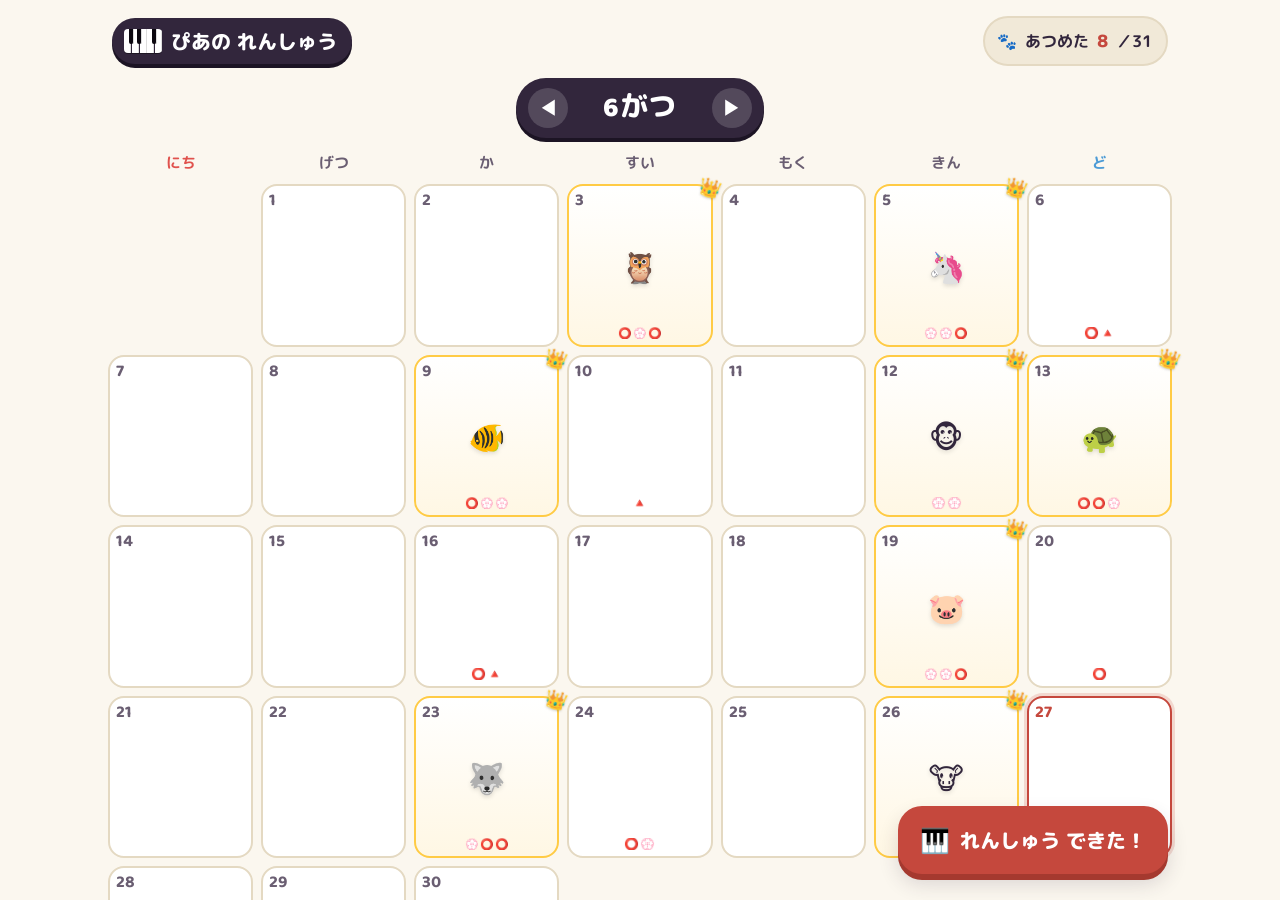
<file: index.html>
<!DOCTYPE html>
<html lang="ja">
<head>
<meta charset="UTF-8">
<title>dekitakana</title>
<meta http-equiv="refresh" content="0; url=piano.html">
<link rel="canonical" href="piano.html">
</head>
<body>
<p><a href="piano.html">ぴあの れんしゅう へ</a></p>
<script>location.replace("piano.html");</script>
</body>
</html>
</file>
<file: src/styles/tokens.css>
/* ===== デザイントークン ===== */
:root{
  --key-white:#FBF7EF;      /* 白鍵・背景 */
  --ivory-2:#F1E9D8;        /* 沈んだ面 */
  --ivory-line:#E4D9C2;
  --ink:#32263C;            /* 黒鍵・文字 */
  --ink-soft:#6A5E72;
  --felt:#C5483D;           /* ピアノ内部フェルトの赤・主アクセント */
  --felt-deep:#A5392F;
  --hanamaru:#F5A623;       /* はなまる */
  --maru:#E0524D;           /* まる */
  --sankaku:#4C9BD6;        /* さんかく */
  --meadow:#86C06C;         /* 牧場 */
  --meadow-deep:#5E9C4C;
  --sky:#CDE9F2;
  --gold:#FFCB45;
  --shadow:rgba(50,38,60,.16);
  --display:"Baloo 2","M PLUS Rounded 1c",system-ui,sans-serif;
  --jp:"M PLUS Rounded 1c","Hiragino Maru Gothic ProN","ヒラギノ丸ゴ ProN W4",system-ui,sans-serif;
}
</file>
<file: src/styles/base.css>
/* ===== リセット・アプリシェル ===== */
*{box-sizing:border-box;-webkit-tap-highlight-color:transparent;}
html,body{margin:0;height:100%;}
body{
  font-family:var(--jp);
  color:var(--ink);
  background:var(--key-white);
  overflow:hidden;
  -webkit-font-smoothing:antialiased;
}
#app{height:100%;display:flex;flex-direction:column;max-width:1100px;margin:0 auto;position:relative;}
</file>
<file: src/styles/calendar.css>
/* ===== ヘッダー ===== */
.topbar{
  display:flex;align-items:center;gap:14px;
  padding:16px 22px 12px;
}
.brand{display:flex;align-items:center;gap:9px;font-weight:800;font-size:20px;color:#fff;
  background:var(--ink);padding:8px 15px 8px 12px;border-radius:999px;box-shadow:0 4px 0 #1c1424;}
.brand .pianokeys{display:flex;height:24px;border-radius:4px;overflow:hidden;box-shadow:0 1px 0 rgba(0,0,0,.4);}
.brand .pianokeys i{width:7px;background:#fff;border-right:1px solid #ddd;}
.brand .pianokeys i.b{width:5px;background:#0c0810;margin:0 -2px;z-index:2;height:15px;border-radius:0 0 2px 2px;}
.spacer{flex:1;}
.collect-pill{
  display:flex;align-items:center;gap:8px;
  background:var(--ivory-2);border:2px solid var(--ivory-line);
  border-radius:999px;padding:7px 14px 7px 12px;font-weight:700;
}
.collect-pill b{font-family:var(--display);font-size:20px;color:var(--felt);}

/* ===== 月ナビ ===== */
.monthnav{display:flex;align-items:center;justify-content:center;gap:12px;width:fit-content;margin:0 auto 14px;
  background:var(--ink);border-radius:999px;padding:7px 12px;box-shadow:0 4px 0 #1c1424;}
.monthnav button{
  border:none;background:rgba(255,255,255,.16);width:40px;height:40px;border-radius:50%;
  font-size:20px;color:#fff;cursor:pointer;
}
.monthnav button:active{transform:translateY(2px);background:rgba(255,255,255,.30);}
.monthnav .mlabel{font-family:var(--display);font-size:28px;font-weight:800;min-width:120px;text-align:center;color:#fff;letter-spacing:.5px;}

/* ===== カレンダー ===== */
.screen{flex:1;overflow-y:auto;padding:0 18px 96px;}
.dow{display:grid;grid-template-columns:repeat(7,minmax(0,1fr));gap:8px;margin-bottom:8px;}
.dow span{text-align:center;font-weight:700;font-size:15px;color:var(--ink-soft);padding-bottom:2px;}
.dow span.sun{color:var(--maru);}
.dow span.sat{color:var(--sankaku);}
.grid{display:grid;grid-template-columns:repeat(7,minmax(0,1fr));gap:8px;}
.cell{
  position:relative;aspect-ratio:1/1.12;min-width:0;background:#fff;border:2px solid var(--ivory-line);
  border-radius:16px;padding:6px;cursor:pointer;display:flex;flex-direction:column;
  transition:transform .08s;
}
.cell:active{transform:scale(.97);}
.cell.empty{background:transparent;border:none;cursor:default;}
.cell .dnum{font-family:var(--display);font-weight:700;font-size:17px;line-height:1;color:var(--ink-soft);}
.cell.today{border-color:var(--felt);box-shadow:0 0 0 3px rgba(197,72,61,.18);}
.cell.today .dnum{color:var(--felt);}
.cell.achieved{background:linear-gradient(180deg,#fff 0%,#FFF7E4 100%);border-color:var(--gold);}
.cell .animal{font-size:30px;line-height:1;margin:auto auto 2px;filter:drop-shadow(0 2px 2px rgba(0,0,0,.12));}
.cell .marks{display:flex;flex-wrap:nowrap;gap:1px;justify-content:center;align-items:flex-end;min-height:12px;margin-top:auto;overflow:hidden;}
.mk{font-size:12px;line-height:1;}
.cell .marks[data-n="3"] .mk{font-size:11px;}
.cell .marks[data-n="4"] .mk{font-size:9px;}
.cell .marks[data-n="5"] .mk{font-size:8px;}
.cell .marks[data-n="6"] .mk,.cell .marks[data-n="7"] .mk,.cell .marks[data-n="8"] .mk{font-size:7px;}
.cell .animal-blank{flex:1;}
.crown{position:absolute;top:-12px;right:-10px;font-size:18px;transform:rotate(16deg);z-index:2;
  filter:drop-shadow(0 1px 1px rgba(0,0,0,.2));}

/* ===== FAB ===== */
.fab{
  position:absolute;right:22px;bottom:26px;z-index:30;
  background:var(--felt);color:#fff;border:none;border-radius:24px;
  padding:16px 22px;font-family:var(--jp);font-weight:800;font-size:20px;
  box-shadow:0 6px 0 var(--felt-deep),0 10px 20px var(--shadow);cursor:pointer;
  display:flex;align-items:center;gap:10px;
}
.fab:active{transform:translateY(4px);box-shadow:0 2px 0 var(--felt-deep),0 6px 14px var(--shadow);}
.fab .ic{font-size:24px;}
</file>
<file: src/styles/overlay.css>
/* ===== オーバーレイ共通 ===== */
.overlay{position:absolute;inset:0;z-index:60;display:none;align-items:center;justify-content:center;
  background:rgba(40,30,46,.55);backdrop-filter:blur(2px);padding:22px;}
.overlay.show{display:flex;}
.sheet{
  background:var(--key-white);border-radius:28px;width:100%;max-width:460px;
  padding:24px 22px 22px;box-shadow:0 18px 50px rgba(0,0,0,.3);
  animation:pop .26s cubic-bezier(.2,1.3,.5,1);
}
@keyframes pop{from{transform:scale(.86) translateY(12px);opacity:0;}to{transform:scale(1);opacity:1;}}
.sheet h2{margin:2px 0 18px;text-align:center;font-size:23px;font-weight:800;}
.step-dot{display:flex;gap:7px;justify-content:center;margin-bottom:14px;}
.step-dot i{width:9px;height:9px;border-radius:50%;background:var(--ivory-line);}
.step-dot i.on{background:var(--felt);}
</file>
<file: src/styles/report.css>
/* 鍵盤型 分セレクタ（署名要素） */
.keyboard-sel{display:flex;gap:5px;justify-content:center;margin:0 auto 6px;width:fit-content;
  background:var(--ink);padding:7px 7px 9px;border-radius:10px;box-shadow:0 4px 0 #1c1424;}
.kkey{width:46px;height:96px;border:none;border-radius:0 0 7px 7px;background:#fff;cursor:pointer;
  display:flex;flex-direction:column;justify-content:flex-end;align-items:center;padding-bottom:8px;
  font-family:var(--display);font-weight:800;font-size:18px;color:var(--ink-soft);position:relative;
  box-shadow:inset 0 -3px 0 #e3e3e3;transition:.1s;}
.kkey small{font-size:10px;font-weight:700;color:#bbb;}
.kkey.lit{background:linear-gradient(180deg,#FFE9A8,#FFC23D);color:var(--ink);box-shadow:inset 0 -3px 0 #E0A52E;}
.kkey.sel{transform:translateY(3px);}
.kkey.more{background:var(--felt);color:#fff;box-shadow:inset 0 -3px 0 var(--felt-deep);}
.kkey.more small{color:#ffd9d3;}
.sel-readout{text-align:center;font-weight:800;font-size:18px;margin:10px 0 4px;color:var(--felt);min-height:24px;}

/* 時間帯（いつ）リスト */
.slot-list{display:flex;flex-direction:column;gap:9px;margin:4px 0 6px;}
.slot-opt{display:flex;align-items:center;gap:14px;background:#fff;border:3px solid var(--ivory-line);
  border-radius:18px;padding:13px 18px;font-family:var(--jp);font-weight:800;font-size:18px;color:var(--ink);
  cursor:pointer;text-align:left;transition:.1s;}
.slot-opt .si{font-size:26px;width:30px;text-align:center;}
.slot-opt:active{transform:scale(.98);}
.slot-opt.sel{border-color:var(--felt);background:#FFF3F1;}

/* 評価ボタン */
.grades{display:flex;gap:12px;justify-content:center;margin:8px 0 6px;}
.grade{flex:1;max-width:130px;border:3px solid var(--ivory-line);background:#fff;border-radius:20px;
  padding:16px 6px 12px;cursor:pointer;display:flex;flex-direction:column;align-items:center;gap:6px;
  font-weight:800;font-size:16px;transition:.12s;}
.grade .gmk{font-size:42px;line-height:1;}
.grade.sel{transform:translateY(-3px);box-shadow:0 6px 0 var(--ivory-line);}
.grade.g-h.sel{border-color:var(--hanamaru);}
.grade.g-m.sel{border-color:var(--maru);}
.grade.g-s.sel{border-color:var(--sankaku);}

.bigbtn{display:block;width:100%;border:none;border-radius:20px;padding:16px;margin-top:16px;
  font-family:var(--jp);font-weight:800;font-size:20px;color:#fff;background:var(--felt);cursor:pointer;
  box-shadow:0 5px 0 var(--felt-deep);}
.bigbtn:active{transform:translateY(3px);box-shadow:0 2px 0 var(--felt-deep);}
.bigbtn[disabled]{background:#cdbfd0;box-shadow:0 5px 0 #b3a4b6;cursor:default;}
.ghostbtn{display:block;width:100%;border:none;background:none;color:var(--ink-soft);font-family:var(--jp);
  font-weight:700;font-size:15px;margin-top:10px;cursor:pointer;padding:6px;}
</file>
<file: src/styles/gacha.css>
/* ===== ガチャ ===== */
#gacha .sheet{background:radial-gradient(circle at 50% 38%,#fff 0%,var(--key-white) 70%);text-align:center;overflow:hidden;}
.gacha-title{font-family:var(--display);font-size:26px;font-weight:800;color:var(--felt);margin:4px 0 2px;}
.gacha-sub{font-weight:700;color:var(--ink-soft);margin-bottom:8px;}
.capsule-stage{height:220px;position:relative;display:flex;align-items:center;justify-content:center;}
.machine{width:128px;height:172px;cursor:pointer;animation:wiggle 1.6s ease-in-out infinite;
  display:flex;flex-direction:column;align-items:center;transform-origin:50% 90%;}
.gm-dome{width:118px;height:118px;border-radius:50%;position:relative;overflow:hidden;
  background:radial-gradient(circle at 38% 30%,#fff 0 5%,rgba(255,255,255,.5) 8%,rgba(205,233,242,.55) 58%,rgba(134,192,108,.5) 100%);
  border:5px solid #fff;box-shadow:inset 0 -8px 16px rgba(0,0,0,.12),0 6px 14px var(--shadow);}
.gm-dome span{position:absolute;width:30px;height:30px;border-radius:50%;box-shadow:inset -3px -4px 0 rgba(0,0,0,.12);}
.gm-dome span:nth-child(1){background:#F5A623;left:13px;bottom:9px;}
.gm-dome span:nth-child(2){background:#E0524D;left:44px;bottom:5px;}
.gm-dome span:nth-child(3){background:#4C9BD6;left:74px;bottom:11px;}
.gm-dome span:nth-child(4){background:#86C06C;left:30px;bottom:37px;}
.gm-dome span:nth-child(5){background:#B98BD0;left:62px;bottom:41px;}
.gm-body{width:104px;height:62px;margin-top:-6px;background:linear-gradient(180deg,var(--felt),var(--felt-deep));
  border-radius:10px 10px 14px 14px;position:relative;box-shadow:0 5px 0 #8a2f27;}
.gm-knob{position:absolute;top:11px;left:50%;transform:translateX(-50%);width:26px;height:26px;border-radius:50%;
  background:radial-gradient(circle at 40% 35%,#fff,#cfcfcf);border:3px solid #fff;}
.gm-slot{position:absolute;bottom:7px;left:50%;transform:translateX(-50%);width:46px;height:15px;border-radius:8px;
  background:#3a1d1a;box-shadow:inset 0 2px 4px rgba(0,0,0,.55);}
@keyframes wiggle{0%,100%{transform:rotate(-3deg);}50%{transform:rotate(3deg);}}
.tap-hint{position:absolute;bottom:6px;left:0;right:0;font-weight:800;color:var(--felt);font-size:16px;animation:blink 1s infinite;}
@keyframes blink{50%{opacity:.3;}}
.capsule{position:absolute;width:64px;height:64px;border-radius:50%;opacity:0;
  background:linear-gradient(180deg,#FFD24D 0 50%,#fff 50% 100%);border:3px solid #fff;
  box-shadow:0 5px 12px rgba(0,0,0,.22),inset -6px -8px 0 rgba(0,0,0,.06);}
.onoma{position:absolute;top:8px;left:0;right:0;font-family:var(--display);font-weight:800;font-size:30px;color:var(--felt);opacity:0;}
.reveal-animal{font-size:120px;opacity:0;}
.spark{position:absolute;font-size:26px;opacity:0;pointer-events:none;}
.win-name{font-size:22px;font-weight:800;margin:6px 0 2px;opacity:0;}
.win-name.show{opacity:1;transition:opacity .4s;}

@keyframes rollIn{0%{transform:translateX(-180px) rotate(0);opacity:0;}
  18%{opacity:1;}100%{transform:translateX(0) rotate(720deg);opacity:1;}}
@keyframes openPop{0%{transform:scale(1);opacity:1;}60%{transform:scale(1.25);}100%{transform:scale(1.6);opacity:0;}}
@keyframes burstIn{0%{transform:scale(0);opacity:0;}55%{transform:scale(1.3);opacity:1;}100%{transform:scale(1);opacity:1;}}
@keyframes onomaPop{0%{transform:scale(.4);opacity:0;}30%{transform:scale(1.1);opacity:1;}80%{opacity:1;}100%{transform:scale(1);opacity:0;}}
@keyframes sparkFly{0%{transform:translate(0,0) scale(.3);opacity:0;}30%{opacity:1;}
  100%{transform:translate(var(--dx),var(--dy)) scale(1.1);opacity:0;}}
</file>
<file: src/styles/detail.css>
/* ===== 日詳細 ===== */
#detail .sheet{max-width:380px;}
.det-row{display:flex;align-items:center;gap:12px;background:#fff;border:2px solid var(--ivory-line);
  border-radius:14px;padding:10px 14px;margin-bottom:8px;}
.det-row .slot{font-weight:800;font-size:15px;min-width:84px;}
.det-row .dmin{font-family:var(--display);font-weight:800;font-size:18px;margin-left:auto;color:var(--felt);}
.det-total{display:flex;align-items:center;justify-content:space-between;margin-top:6px;padding:12px 14px;
  background:var(--ivory-2);border-radius:14px;font-weight:800;}
.det-total b{font-family:var(--display);font-size:22px;color:var(--felt);}
.det-animal{text-align:center;font-size:60px;margin:6px 0;}
</file>
<file: src/styles/responsive.css>
/* ===== モーション軽減・レスポンシブ ===== */
@media (prefers-reduced-motion:reduce){*{animation-duration:.001s!important;}}
@media (max-width:560px){
  .topbar{padding:12px 14px 8px;gap:10px;}
  .brand{font-size:17px;} .brand .pianokeys{height:22px;}
  .collect-pill{padding:6px 11px;font-size:14px;}
  .collect-pill .lbl{display:none;}
  .monthnav{gap:10px;padding:6px 10px;}
  .monthnav .mlabel{font-size:24px;min-width:96px;}
  .monthnav button{width:36px;height:36px;font-size:18px;}
  .screen{padding:0 10px 88px;}
  .dow{gap:5px;margin-bottom:6px;} .dow span{font-size:13px;}
  .grid{gap:5px;}
  .cell{border-radius:12px;padding:4px;}
  .cell .dnum{font-size:14px;} .cell .animal{font-size:23px;margin-bottom:1px;}
  .cell .crown{font-size:15px;top:-11px;right:-8px;} .mk{font-size:9px;}
  .fab{right:14px;bottom:18px;padding:13px 16px;font-size:17px;border-radius:20px;}
  .fab .ic{font-size:20px;}
  .keyboard-sel{gap:4px;padding:6px 6px 8px;}
  .kkey{width:38px;height:80px;font-size:16px;}
  .grades{gap:8px;} .grade{font-size:14px;padding:13px 4px 10px;} .grade .gmk{font-size:34px;}
  .sheet{padding:20px 16px 18px;border-radius:22px;} .sheet h2{font-size:20px;}
  .machine{width:112px;height:150px;} .gm-dome{width:104px;height:104px;} .gm-body{width:92px;}
  .reveal-animal{font-size:96px;}
}
@media (max-width:360px){
  .kkey{width:33px;height:72px;font-size:14px;}
  .cell .animal{font-size:20px;} .cell .dnum{font-size:13px;}
  .grade{font-size:12px;padding:11px 3px 9px;} .grade .gmk{font-size:30px;}
}
</file>
